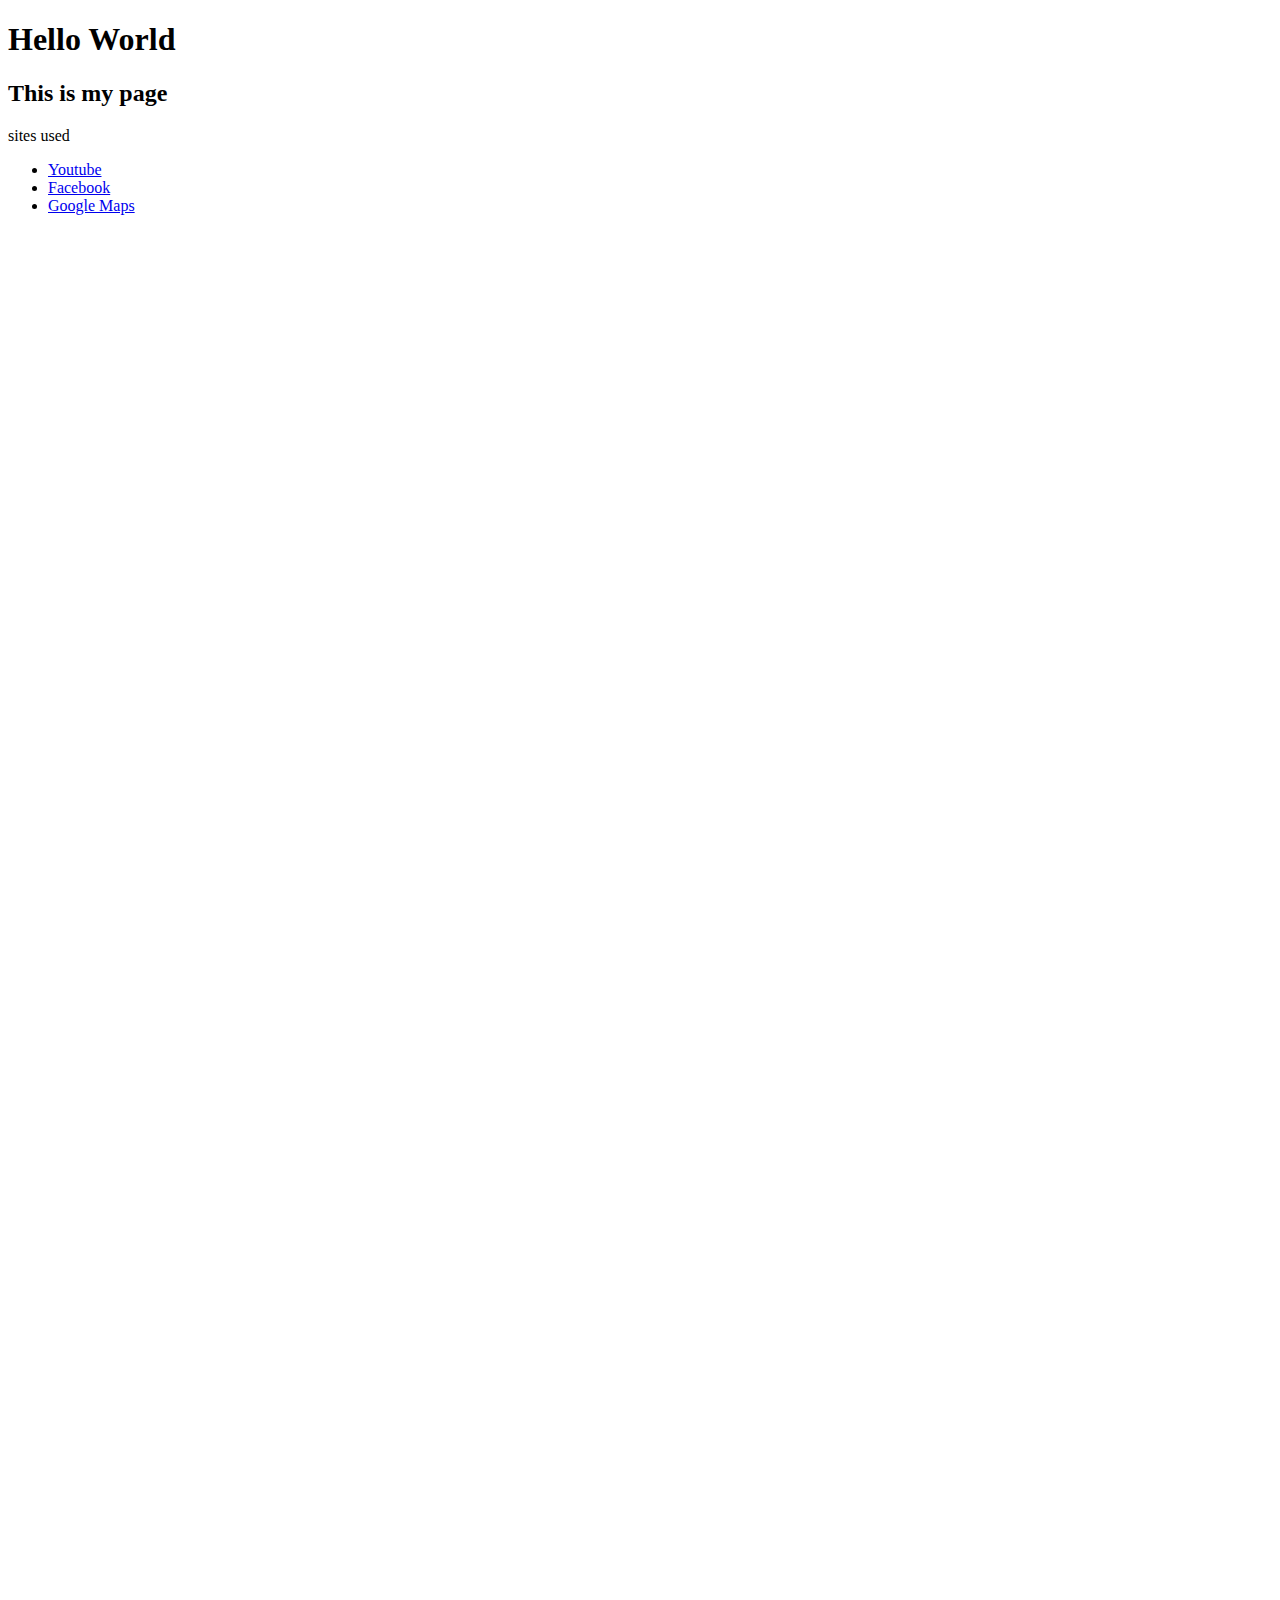
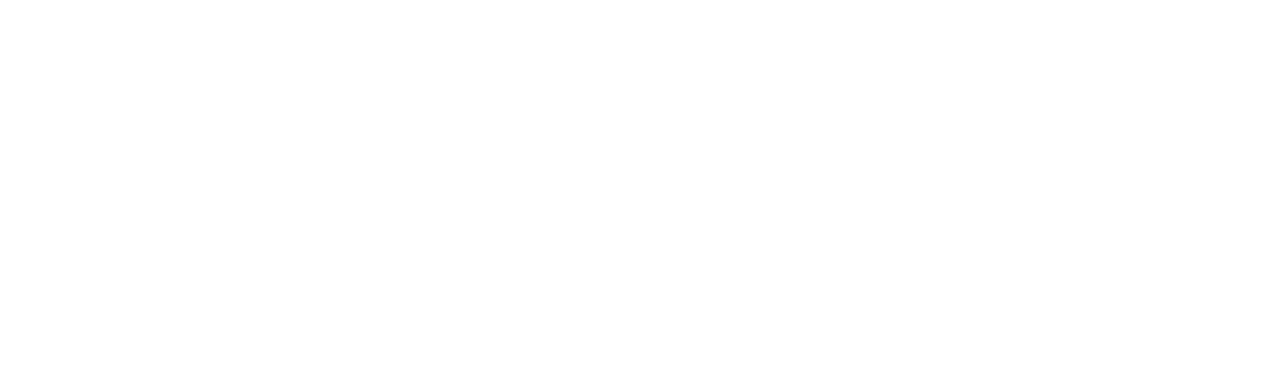
<file: embeddingOriginalWork.html>
<!DOCTYPE html>
<html>
    <head>
        <title>Hello World</title>
    </head>
    <body>
        <h1>Hello World</h1>
        <h2>This is my page</h2>

        <p>sites used</p>

        <ul>
            <li>
                <a href = "http://youtube.com">Youtube</a>
            </li>

            <li>
                <a href = "http://facebook.com">Facebook</a>
            </li>

            <li>
                <a href = "http://maps.google.com">Google Maps</a>
            </li>
        </ul>
        

        <iframe frameborder="0" scrolling="no" marginheight="0" marginwidth="0"width="720" height="720" type="text/html" src="https://www.youtube.com/embed/wZZ7oFKsKzY?autoplay=1&fs=0&iv_load_policy=3&showinfo=0&rel=0&cc_load_policy=0&start=180&end=190&vq=small&origin=https://youtubeembedcode.com"><div><small><a href="https://youtubeembedcode.com/en">youtubeembedcode.com/en/</a></small></div><div><small><a href="http://add-link-exchange.com">w://add-link-exchange.com</a></small></div></iframe>

        <iframe src="https://www.facebook.com/plugins/post.php?href=https%3A%2F%2Fwww.facebook.com%2Fhuqi.liu.1%2Fposts%2F941888102656461&width=640&show_text=true&height=500&appId" width="640" height="500" style="border:none;overflow:hidden" scrolling="no" frameborder="0" allowTransparency="true" allow="encrypted-media"></iframe>

        <div style="width: 100%"><iframe width="100%" height="480" src="https://maps.google.com/maps?width=100%&amp;height=720&amp;hl=en&amp;q=University%20of%20Washington+(MAP%20FOR%20INFO%20101)&amp;ie=UTF8&amp;t=p&amp;z=14&amp;iwloc=B&amp;output=embed" frameborder="0" scrolling="no" marginheight="0" marginwidth="0"><a href="https://www.maps.ie/coordinates.html">find my coordinates</a></iframe></div><br />
    
    </body>
</html>
</file>
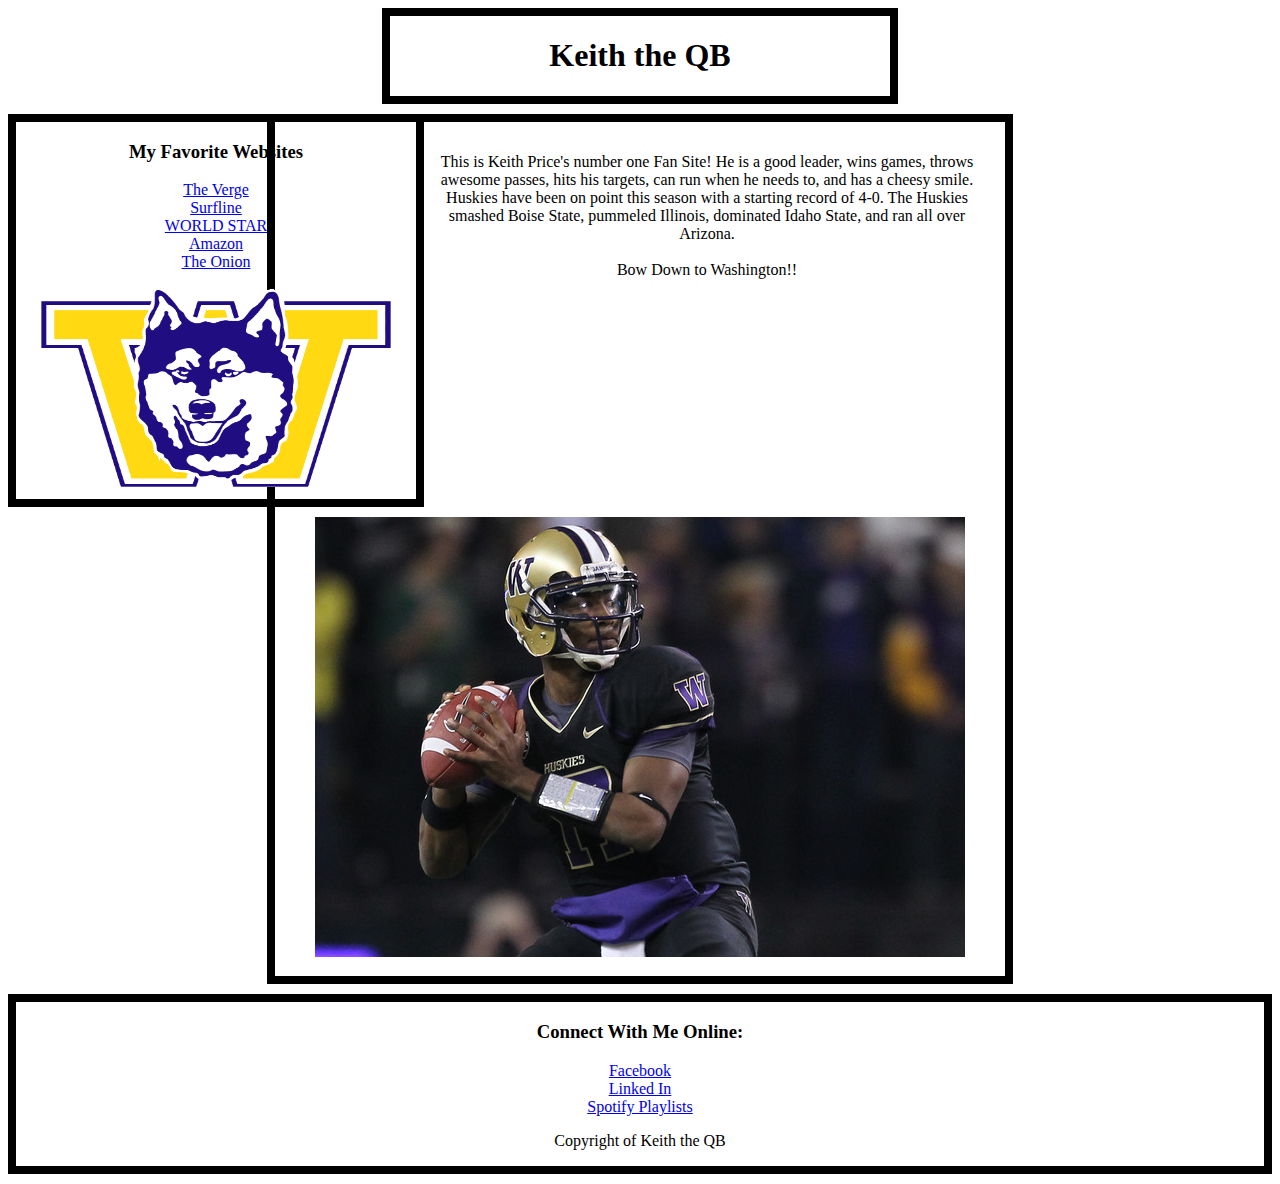
<file: introToCss.html>
<!DOCTYPE html>
	<head> 
		<title> Keith the QB  </title>
		<link rel="stylesheet" type="text/css" href="test.css" />
		<link href='http://fonts.googleapis.com/css?family=Passion+One' rel='stylesheet' type='text/css'>
	</head>

	<body>
		<div id = "Header">
			<h1> Keith the QB </h1>
		</div>
		
		<div id = "LeftNav">
			<h3> My Favorite Websites </h3>
			<ul>
				<li><a href="https://www.theverge.com">The Verge</a></li>
				<li><a href="https://www.surfline.com">Surfline</a></li>
				<li><a href="https://www.worldstarhiphop">WORLD STAR</a></li>
				<li><a href="https://www.amazon.com">Amazon</a></li>
				<li><a href="https://www.theonion.com">The Onion</a></li>
			</ul>
			<img src="icon.gif" width="350px" height="200px">
		</div>
		
		<div id = "Content">
			<p> This is Keith Price's number one Fan Site! He is a good leader, wins games, throws awesome passes, hits his targets, can run when he needs to, and has a cheesy smile. Huskies have been on point this season with a starting record of 4-0. The Huskies smashed Boise State, pummeled Illinois, dominated Idaho State, and ran all over Arizona. <br /><br /> <span id="bow">Bow Down to Washington!!</span></p>
			<img src="price.jpg">
		</div>
		
		<div id = "Footer">
			<h3>Connect With Me Online:</h3>
			<ul>
				<li><a href="https://www.Facebook.com">Facebook</a></li>
				<li><a href="https://www.Linkedin.com">Linked In</a></li>
				<li><a href="https://www.Spotify.com">Spotify Playlists</a></li>
			</ul>
			<p>Copyright of Keith the QB</p>
		</div>

	</body>

</html>
</file>
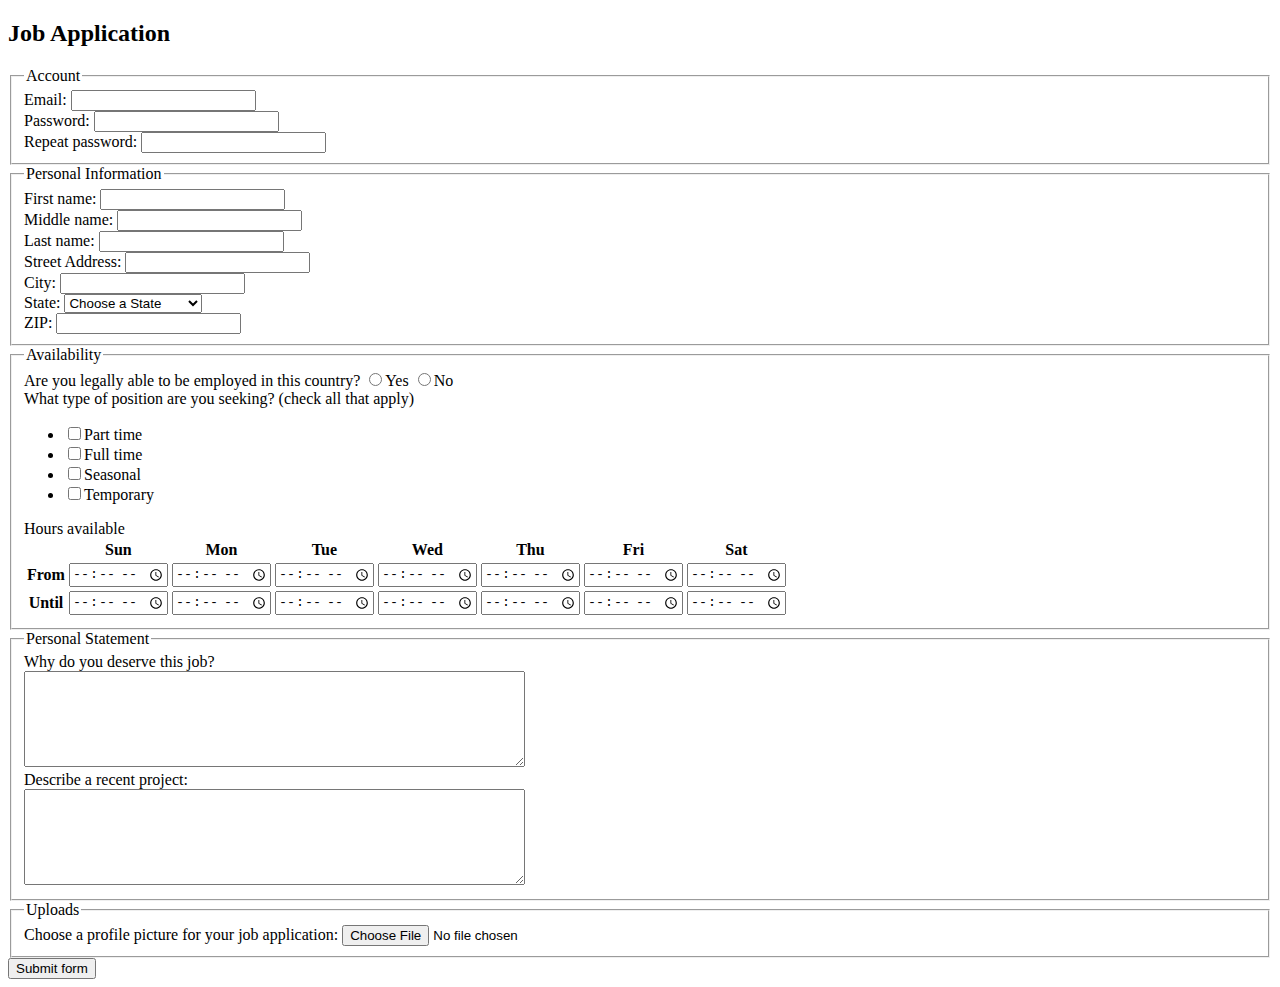
<file: jobApplicationForm.html>
<!DOCTYPE html>
<html><head>
	<meta charset="utf-8">
	<title>Job Application</title>
</head>
<body>

<h2>Job Application</h2>

<form action="http://gclass.alexburner.com/formtest.php" method="post">

	<fieldset>
		<legend>Account</legend>
		<div class="field">
			<label>Email:</label> 
			<input name="email" type="text">
		</div>
		<div class="field">
			<label>Password:</label> 
			<input name="password" type="password">
		</div>
		<div class="field">
			<label>Repeat password:</label> 
			<input name="password_r" type="password">
		</div>
	</fieldset>

	<fieldset>
		<legend>Personal Information</legend>
		<div class="field">
            First name: <input type="text" name="firstname"><br>
            Middle name: <input type="test" name="middlename"><br>
            Last name: <input type="text" name="lastname"><br>

         
		</div>
		<div class="field">
			<label>Street Address:</label> 
			<input name="street" type="text">
		</div>
		<div class="field">
			<label>City:</label> 
			<input name="city" type="text">
		</div>
		<div class="field">
			<label>State:</label> 
			<select name="state">
				<option selected="true" value="">Choose a State</option>
				<option value="AL">Alabama</option>
				<option value="AK">Alaska</option>
				<option value="AZ">Arizona</option>
				<option value="AR">Arkansas</option>
				<option value="CA">California</option>
				<option value="CO">Colorado</option>
				<option value="CT">Connecticut</option>
				<option value="DE">Delaware</option>
				<option value="DC">District of Columbia</option>
				<option value="FL">Florida</option>
				<option value="GA">Georgia</option>
				<option value="HI">Hawaii</option>
				<option value="ID">Idaho</option>
				<option value="IL">Illinois</option>
				<option value="IN">Indiana</option>
				<option value="IA">Iowa</option>
				<option value="KS">Kansas</option>
				<option value="KY">Kentucky</option>
				<option value="LA">Louisiana</option>
				<option value="ME">Maine</option>
				<option value="MD">Maryland</option>
				<option value="MA">Massachusetts</option>
				<option value="MI">Michigan</option>
				<option value="MN">Minnesota</option>
				<option value="MS">Mississippi</option>
				<option value="MO">Missouri</option>
				<option value="MT">Montana</option>
				<option value="NE">Nebraska</option>
				<option value="NV">Nevada</option>
				<option value="NH">New Hampshire</option>
				<option value="NJ">New Jersey</option>
				<option value="NM">New Mexico</option>
				<option value="NY">New York</option>
				<option value="NC">North Carolina</option>
				<option value="ND">North Dakota</option>
				<option value="OH">Ohio</option>
				<option value="OK">Oklahoma</option>
				<option value="OR">Oregon</option>
				<option value="PA">Pennsylvania</option>
				<option value="RI">Rhode Island</option>
				<option value="SC">South Carolina</option>
				<option value="SD">South Dakota</option>
				<option value="TN">Tennessee</option>
				<option value="TX">Texas</option>
				<option value="UT">Utah</option>
				<option value="VT">Vermont</option>
				<option value="VA">Virginia</option>
				<option value="WA">Washington</option>
				<option value="WV">West Virginia</option>
				<option value="WI">Wisconsin</option>
				<option value="WY">Wyoming</option>
			</select>
		</div>
		<div class="field">
			<label>ZIP:</label> 
			<input name="zip" type="text">
		</div>
	</fieldset>

	<fieldset>
		<legend>Availability</legend>
		<div class="field">
			<label>Are you legally able to be employed in this country?</label> 
			<input name="legal" type="radio" value="yes">Yes
			<input name="legal" type="radio" value="no">No
		</div>
		<div class="field">
			<label>What type of position are you seeking? (check all that apply)</label>
			<ul>
				<li><input name="position_pt" type="checkbox" value="parttime">Part time</li>
				<li><input name="position_ft" type="checkbox" value="fulltime">Full time</li>
				<li><input name="position_sl" type="checkbox" value="seasonal">Seasonal</li>
				<li><input name="position_tp" type="checkbox" value="temporary">Temporary</li>
			</ul>
		</div>
		<div class="field">
			<label>Hours available</label>
			<table>
				<tbody><tr>
					<td></td>
					<th>Sun</th>
					<th>Mon</th>
					<th>Tue</th>
					<th>Wed</th>
					<th>Thu</th>
					<th>Fri</th>
					<th>Sat</th>
				</tr>
				<tr>
					<th>From</th>
					<td><input name="su_from" type="time" size="5"></td>
					<td><input name="mo_from" type="time" size="5"></td>
					<td><input name="tu_from" type="time" size="5"></td>
					<td><input name="we_from" type="time" size="5"></td>
					<td><input name="th_from" type="time" size="5"></td>
					<td><input name="fr_from" type="time" size="5"></td>
					<td><input name="sa_from" type="time" size="5"></td>
				</tr>
				<tr>
					<th>Until</th>
					<td><input name="su_until" type="time" size="5"></td>
					<td><input name="mo_until" type="time" size="5"></td>
					<td><input name="tu_until" type="time" size="5"></td>
					<td><input name="we_until" type="time" size="5"></td>
					<td><input name="th_until" type="time" size="5"></td>
					<td><input name="fr_until" type="time" size="5"></td>
					<td><input name="sa_until" type="time" size="5"></td>
				</tr>
			</tbody></table>
		</div>
	</fieldset>

	<fieldset>
		<legend>Personal Statement</legend>
		<div class="field">
			<label>Why do you deserve this job?</label><br>
			<textarea name="deserve" rows="6" cols="60"></textarea>
		</div>
		<div class="field">
			<label>Describe a recent project:</label><br>
			<textarea name="project" rows="6" cols="60"></textarea>
		</div>
	</fieldset>

    <fieldset>
		<legend>Uploads</legend>
        
        <label for="avatar">Choose a profile picture for your job application:</label>

        <input type="file"
        id="avatar" name="avatar"
        accept="image/png, image/jpeg">

	</fieldset>

    <input type="submit" value="Submit form">

</form>

</body></html>
</file>
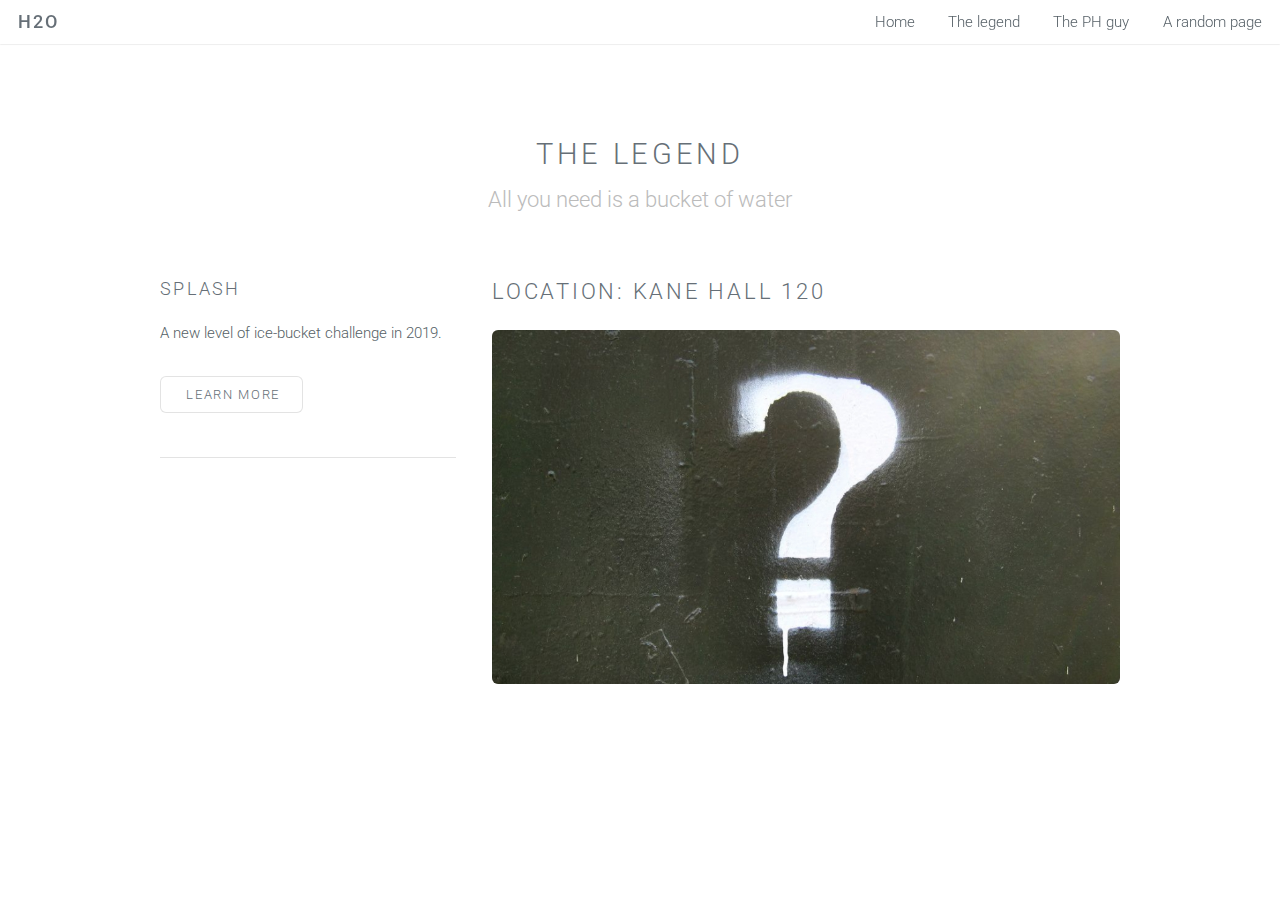
<file: left-sidebar.html>
<!DOCTYPE HTML>
<!--
	Ion by TEMPLATED
	templated.co @templatedco
	Released for free under the Creative Commons Attribution 3.0 license (templated.co/license)
-->
<html>
	<head>
		<title>THE H2O Boy</title>
		<meta http-equiv="content-type" content="text/html; charset=utf-8" />
		<meta name="description" content="" />
		<meta name="keywords" content="" />
		<!--[if lte IE 8]><script src="js/html5shiv.js"></script><![endif]-->
		<script src="js/jquery.min.js"></script>
		<script src="js/skel.min.js"></script>
		<script src="js/skel-layers.min.js"></script>
		<script src="js/init.js"></script>
		<noscript>
			<link rel="stylesheet" href="css/skel.css" />
			<link rel="stylesheet" href="css/style.css" />
			<link rel="stylesheet" href="css/style-xlarge.css" />
		</noscript>
	</head>
	<body id="top">

		<!-- Header -->
			<header id="header" class="skel-layers-fixed">
				<h1><a href="#">H2O</a></h1>
				<nav id="nav">
					<ul>
						<li><a href="index.html">Home</a></li>
						<li><a href="left-sidebar.html">The legend</a></li>
						<li><a href="right-sidebar.html">The PH guy</a></li>
						<li><a href="no-sidebar.html">A random page</a></li>
					</ul>
				</nav>
			</header>

		<!-- Main -->
			<section id="main" class="wrapper style1">
				<header class="major">
					<h2>The legend</h2>
					<p>All you need is a bucket of water</p>
				</header>
				<div class="container">
					<div class="row">
						<div class="4u">
							<section>
								<h3>Splash</h3>
								<p>A new level of ice-bucket challenge in 2019.</p>
								<ul class="actions">
									<li><a href="#" class="button alt">Learn More</a></li>
								</ul>
							</section>
							<hr />
						</div>
						<div class="8u skel-cell-important">
							<section>
								<h2>Location: Kane hall 120</h2>
								<a href="#" class="image fit"><img src="images/pic03.jpg" alt="" /></a>
							</section>
						</div>
					</div>
					

	</body>
</html>
</file>
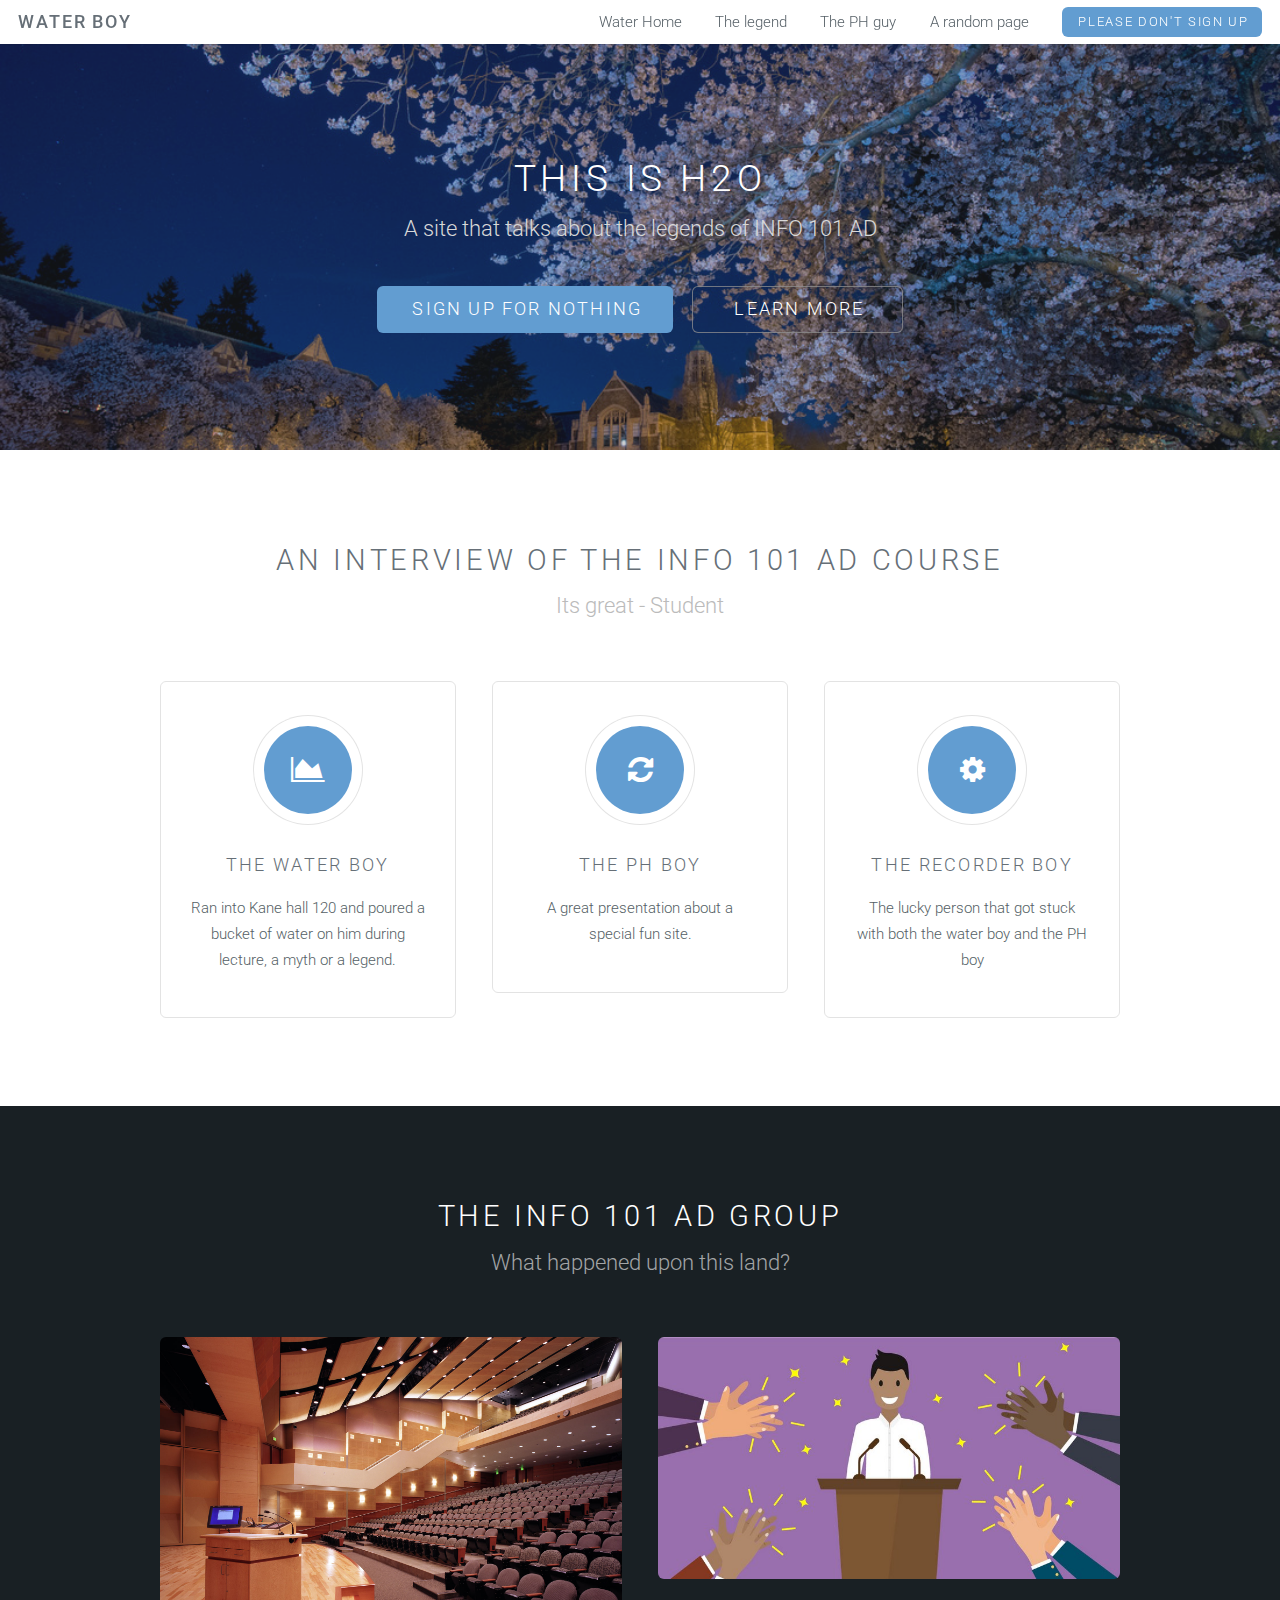
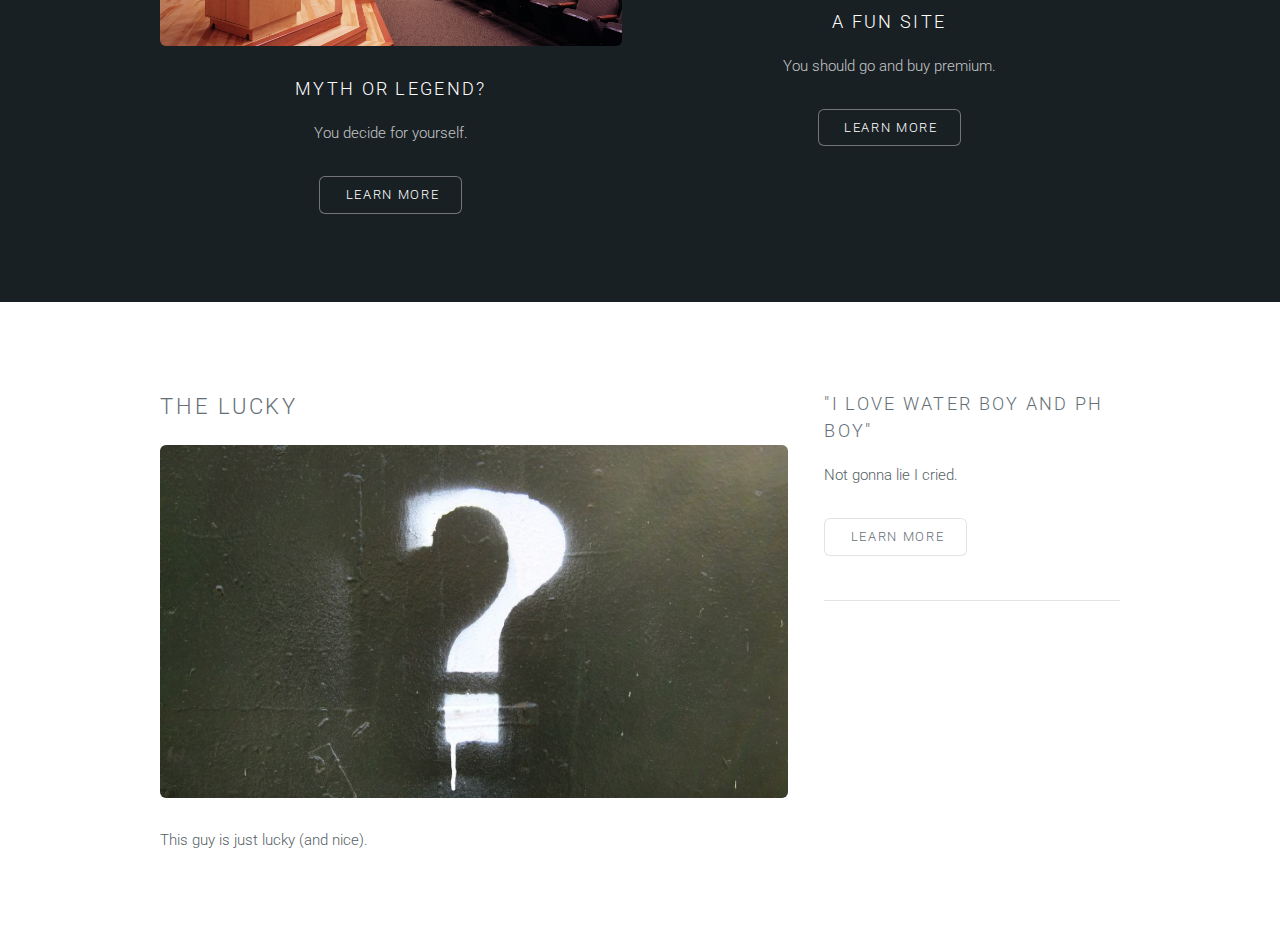
<file: myFunSite.html>
<!DOCTYPE HTML>
<!--
	Ion by TEMPLATED
	templated.co @templatedco
	Released for free under the Creative Commons Attribution 3.0 license (templated.co/license)
-->
<html>
	<head>
		<title>WATER BOY'S GREAT SITE</title>
		<meta http-equiv="content-type" content="text/html; charset=utf-8" />
		<meta name="description" content="" />
		<meta name="keywords" content="" />
		<!--[if lte IE 8]><script src="js/html5shiv.js"></script><![endif]-->
		<script src="js/jquery.min.js"></script>
		<script src="js/skel.min.js"></script>
		<script src="js/skel-layers.min.js"></script>
		<script src="js/init.js"></script>
		<noscript>
			<link rel="stylesheet" href="css/skel.css" />
			<link rel="stylesheet" href="css/style.css" />
			<link rel="stylesheet" href="css/style-xlarge.css" />
		</noscript>
	</head>
	<body id="top">

		<!-- Header -->
			<header id="header" class="skel-layers-fixed">
				<h1><a href="#">WATER BOY</a></h1>
				<nav id="nav">
					<ul>
						<li><a href="index.html">Water Home</a></li>
						<li><a href="left-sidebar.html">The legend</a></li>
						<li><a href="right-sidebar.html">The PH guy</a></li>
						<li><a href="no-sidebar.html">A random page</a></li>
						<li><a href="#" class="button special">Please don't sign up</a></li>
					</ul>
				</nav>
			</header>

		<!-- Banner -->
			<section id="banner">
				<div class="inner">
					<h2>This is H2O</h2>
					<p>A site that talks about the legends of INFO 101 AD</a></p>
					<ul class="actions">
						<li><a href="#content" class="button big special">Sign Up for nothing</a></li>
						<li><a href="#elements" class="button big alt">Learn More</a></li>
					</ul>
				</div>
			</section>

		<!-- One -->
			<section id="one" class="wrapper style1">
				<header class="major">
					<h2>An interview of the INFO 101 AD course</h2>
					<p>Its great - Student</p>
				</header>
				<div class="container">
					<div class="row">
						<div class="4u">
							<section class="special box">
								<i class="icon fa-area-chart major"></i>
								<h3>The water boy</h3>
								<p>Ran into Kane hall 120 and poured a bucket of water on him during lecture, a myth or a legend.</p>
							</section>
						</div>
						<div class="4u">
							<section class="special box">
								<i class="icon fa-refresh major"></i>
								<h3>The PH boy</h3>
								<p>A great presentation about a special fun site.</p>
							</section>
						</div>
						<div class="4u">
							<section class="special box">
								<i class="icon fa-cog major"></i>
								<h3>The recorder boy</h3>
								<p>The lucky person that got stuck with both the water boy and the PH boy</p>
							</section>
						</div>
					</div>
				</div>
			</section>
			
		<!-- Two -->
			<section id="two" class="wrapper style2">
				<header class="major">
					<h2>THE INFO 101 AD GROUP</h2>
					<p>What happened upon this land?</p>
				</header>
				<div class="container">
					<div class="row">
						<div class="6u">
							<section class="special">
								<a href="#" class="image fit"><img src="images/pic01.jpg" alt="" /></a>
								<h3>Myth or legend?</h3>
								<p>You decide for yourself.</p>
								<ul class="actions">
									<li><a href="#" class="button alt">Learn More</a></li>
								</ul>
							</section>
						</div>
						<div class="6u">
							<section class="special">
								<a href="#" class="image fit"><img src="images/pic02.jpg" alt="" /></a>
								<h3>A fun site</h3>
								<p>You should go and buy premium.</p>
								<ul class="actions">
									<li><a href="#" class="button alt">Learn More</a></li>
								</ul>
							</section>
						</div>
					</div>
				</div>
			</section>

		<!-- Three -->
			<section id="three" class="wrapper style1">
				<div class="container">
					<div class="row">
						<div class="8u">
							<section>
								<h2>The lucky</h2>
								<a href="#" class="image fit"><img src="images/pic03.jpg" alt="" /></a>
								<p>This guy is just lucky (and nice).</p>
							</section>
						</div>
						<div class="4u">
							<section>
								<h3>"I LOVE WATER BOY AND PH BOY"</h3>
								<p>Not gonna lie I cried.</p>
								<ul class="actions">
									<li><a href="#" class="button alt">Learn More</a></li>
								</ul>
							</section>
							<hr />
						</div>
					</div>
				</div>
			</section>			
	</body>
</html>
</file>
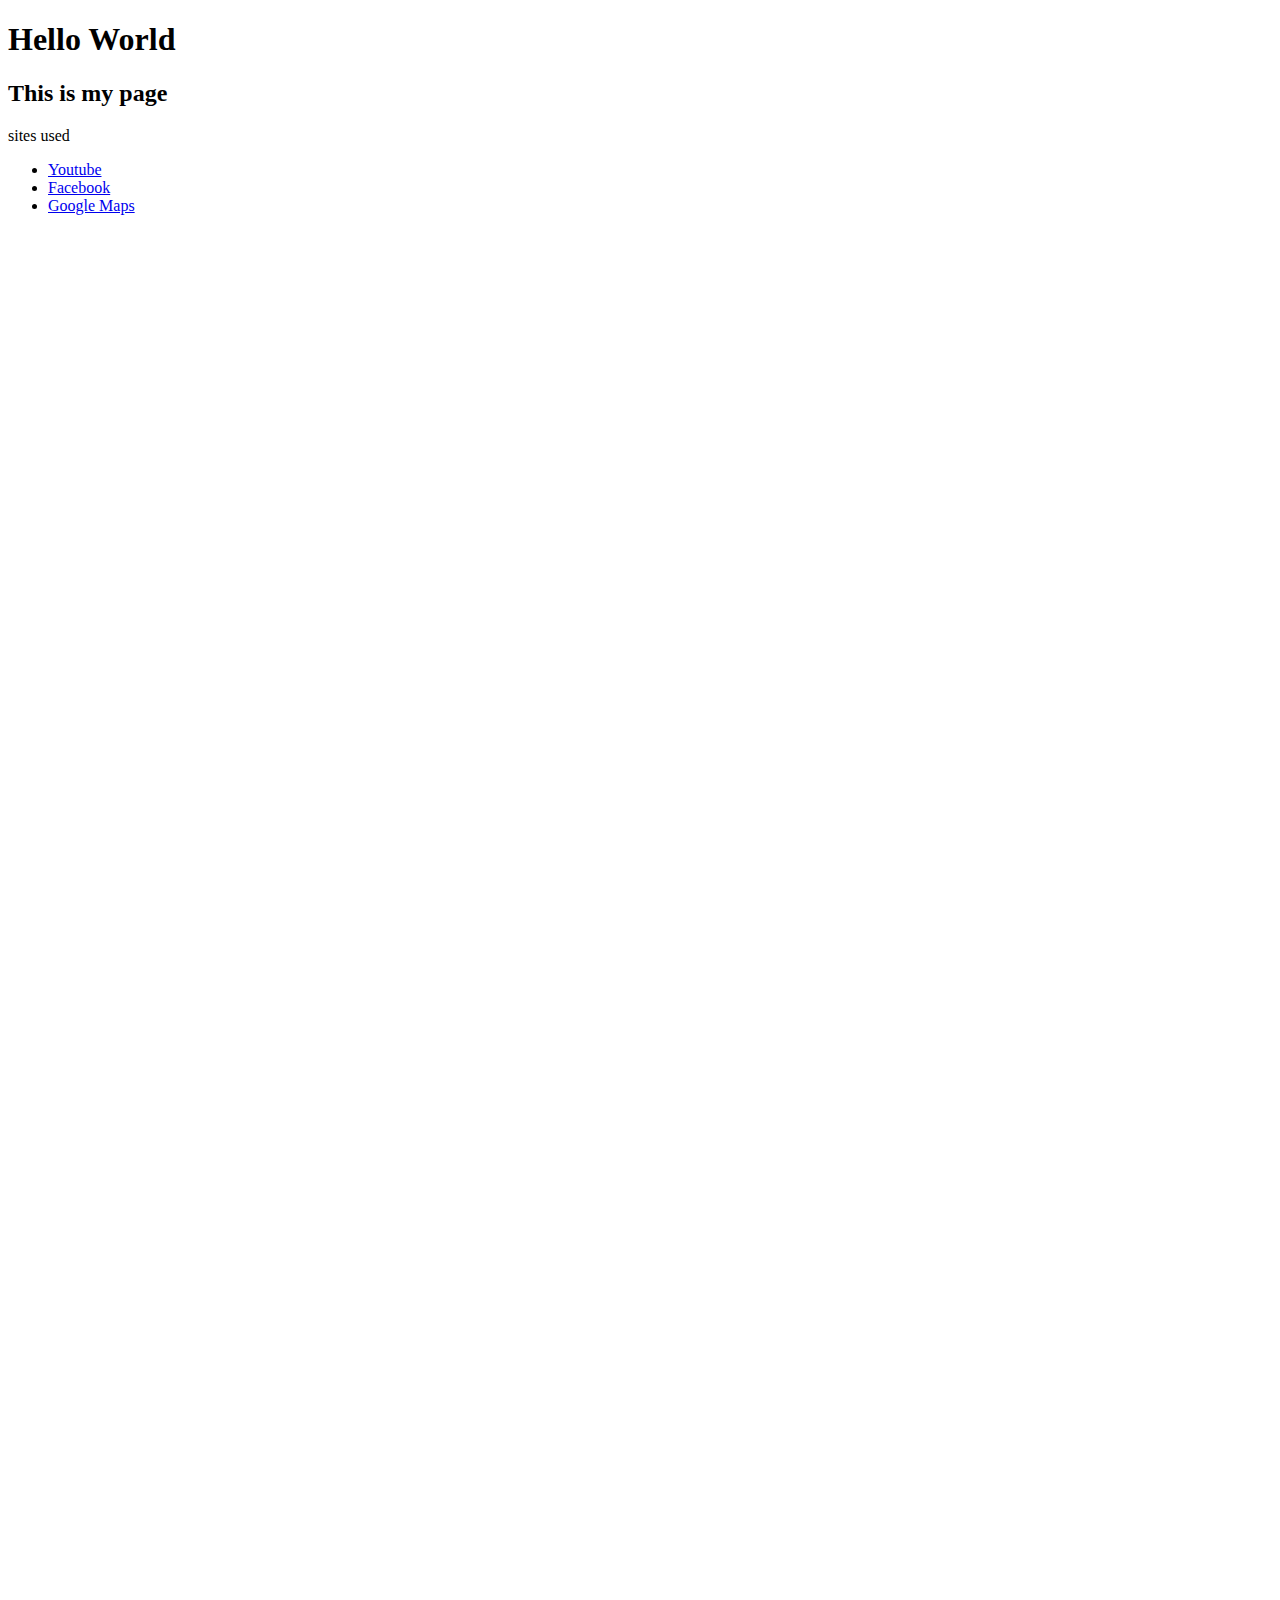
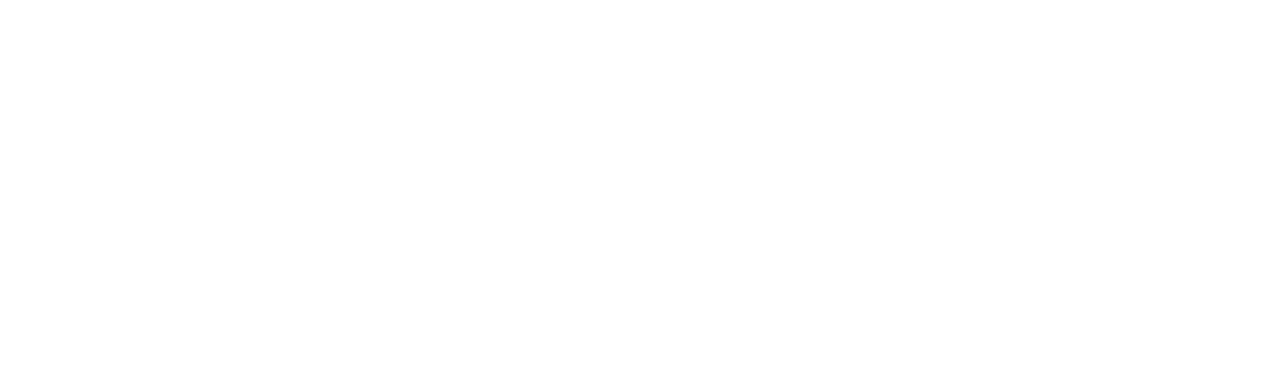
<file: no-sidebar.html>
<!DOCTYPE html>
<html>
    <head>
        <title>Hello World</title>
    </head>
    <body>
        <h1>Hello World</h1>
        <h2>This is my page</h2>

        <p>sites used</p>

        <ul>
            <li>
                <a href = "http://youtube.com">Youtube</a>
            </li>

            <li>
                <a href = "http://facebook.com">Facebook</a>
            </li>

            <li>
                <a href = "http://maps.google.com">Google Maps</a>
            </li>
        </ul>
        

        <iframe frameborder="0" scrolling="no" marginheight="0" marginwidth="0"width="720" height="720" type="text/html" src="https://www.youtube.com/embed/wZZ7oFKsKzY?autoplay=1&fs=0&iv_load_policy=3&showinfo=0&rel=0&cc_load_policy=0&start=180&end=190&vq=small&origin=https://youtubeembedcode.com"><div><small><a href="https://youtubeembedcode.com/en">youtubeembedcode.com/en/</a></small></div><div><small><a href="http://add-link-exchange.com">w://add-link-exchange.com</a></small></div></iframe>

        <iframe src="https://www.facebook.com/plugins/post.php?href=https%3A%2F%2Fwww.facebook.com%2Fhuqi.liu.1%2Fposts%2F941888102656461&width=640&show_text=true&height=500&appId" width="640" height="500" style="border:none;overflow:hidden" scrolling="no" frameborder="0" allowTransparency="true" allow="encrypted-media"></iframe>

        <div style="width: 100%"><iframe width="100%" height="480" src="https://maps.google.com/maps?width=100%&amp;height=720&amp;hl=en&amp;q=University%20of%20Washington+(MAP%20FOR%20INFO%20101)&amp;ie=UTF8&amp;t=p&amp;z=14&amp;iwloc=B&amp;output=embed" frameborder="0" scrolling="no" marginheight="0" marginwidth="0"><a href="https://www.maps.ie/coordinates.html">find my coordinates</a></iframe></div><br />
    
    </body>
</html>
</file>
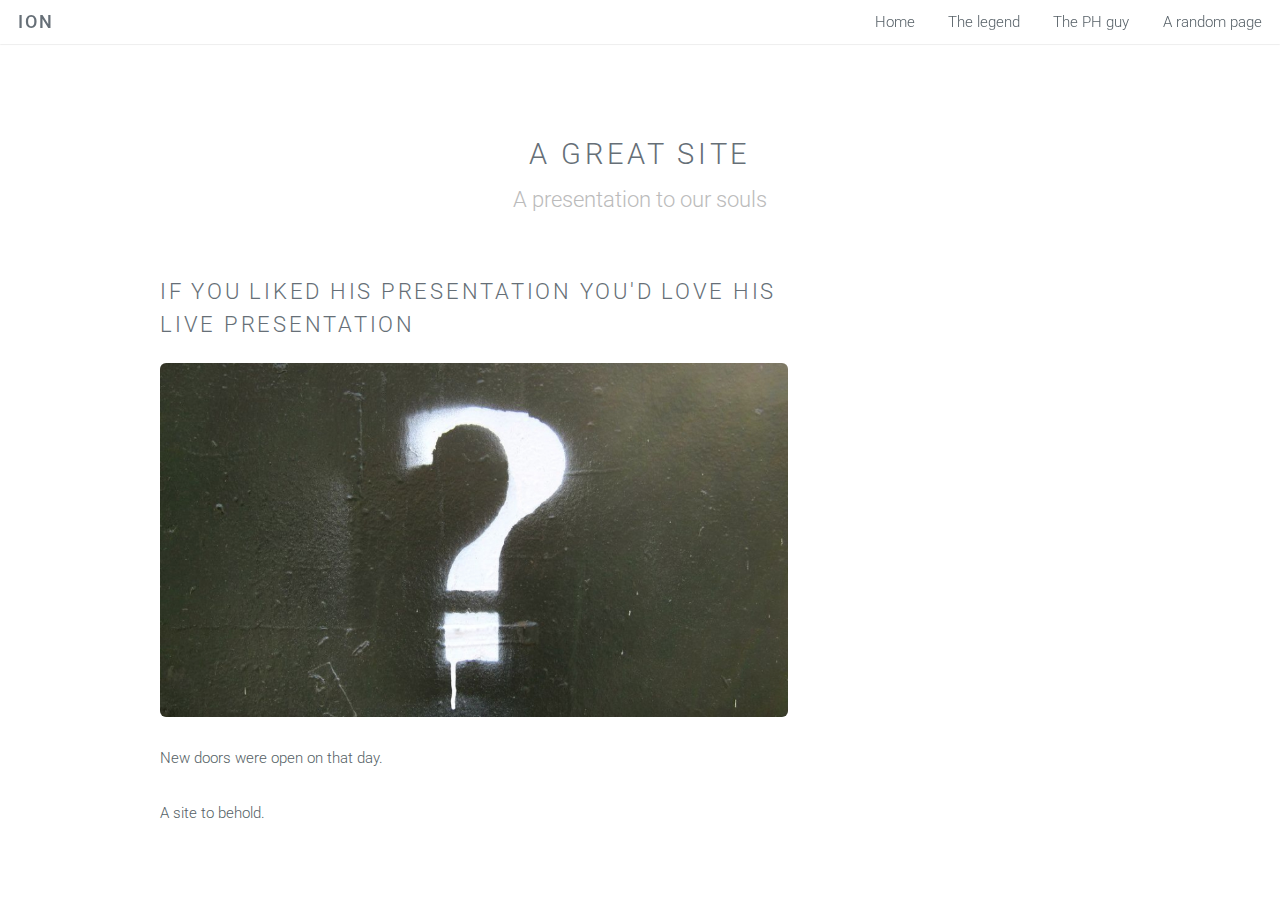
<file: right-sidebar.html>
<!DOCTYPE HTML>
<!--
	Ion by TEMPLATED
	templated.co @templatedco
	Released for free under the Creative Commons Attribution 3.0 license (templated.co/license)
-->
<html>
	<head>
		<title>THE PH BOY</title>
		<meta http-equiv="content-type" content="text/html; charset=utf-8" />
		<meta name="description" content="" />
		<meta name="keywords" content="" />
		<!--[if lte IE 8]><script src="js/html5shiv.js"></script><![endif]-->
		<script src="js/jquery.min.js"></script>
		<script src="js/skel.min.js"></script>
		<script src="js/skel-layers.min.js"></script>
		<script src="js/init.js"></script>
		<noscript>
			<link rel="stylesheet" href="css/skel.css" />
			<link rel="stylesheet" href="css/style.css" />
			<link rel="stylesheet" href="css/style-xlarge.css" />
		</noscript>
	</head>
	<body id="top">

		<!-- Header -->
			<header id="header" class="skel-layers-fixed">
				<h1><a href="#">Ion</a></h1>
				<nav id="nav">
					<ul>
						<li><a href="index.html">Home</a></li>
						<li><a href="left-sidebar.html">The legend</a></li>
						<li><a href="right-sidebar.html">The PH guy</a></li>
						<li><a href="no-sidebar.html">A random page</a></li>
					</ul>
				</nav>
			</header>

		<!-- Main -->
			<section id="main" class="wrapper style1">
				<header class="major">
					<h2>A great site</h2>
					<p>A presentation to our souls</p>
				</header>
				<div class="container">
					<div class="row">
						<div class="8u">
							<section>
								<h2>If you liked his presentation you'd love his live presentation</h2>
								<a href="#" class="image fit"><img src="images/pic03.jpg" alt="" /></a>
								<p>New doors were open on that day.</p>
								<p>A site to behold.</p>
							</section>
						</div>

	</body>
</html>
</file>
<file: test.css>
#Header{
    text-align: center;
    width: 500px;
    margin-left: auto;
    margin-right: auto;
    margin-bottom: 10px;
    border: solid 8px black;
}

#LeftNav{
    text-align: center;
    float: left;
    width: 400px;
    margin-left: auto;
    margin-right: auto;
    margin-bottom: 10px;
    border: solid 8px black;
    padding-bottom: 8px;
}

#Content{
    text-align: center;
    width: 700px;
    margin-left: auto;
    margin-right: auto;
    margin-bottom: 10px;
    border: solid 8px black;

    padding: 15px;
}

#Footer{
    text-align: center;
    width: auto;
    margin-left: auto;
    margin-right: auto;
    margin-bottom: 10px;
    border: solid 8px black;
}

ul{
    list-style-type: none;
    padding-left: 0px;
}
</file>
<file: css/style-xlarge.css>
/*
	Ion by TEMPLATED
	templated.co @templatedco
	Released for free under the Creative Commons Attribution 3.0 license (templated.co/license)
*/

/* Basic */

	body, input, select, textarea {
		font-size: 12pt;
	}

/* Banner */

	#banner {
		padding: 9em 0;
	}
</file>
<file: css/skel.css>
/* Resets (http://meyerweb.com/eric/tools/css/reset/ | v2.0 | 20110126 | License: none (public domain)) */

	html,body,div,span,applet,object,iframe,h1,h2,h3,h4,h5,h6,p,blockquote,pre,a,abbr,acronym,address,big,cite,code,del,dfn,em,img,ins,kbd,q,s,samp,small,strike,strong,sub,sup,tt,var,b,u,i,center,dl,dt,dd,ol,ul,li,fieldset,form,label,legend,table,caption,tbody,tfoot,thead,tr,th,td,article,aside,canvas,details,embed,figure,figcaption,footer,header,hgroup,menu,nav,output,ruby,section,summary,time,mark,audio,video{margin:0;padding:0;border:0;font-size:100%;font:inherit;vertical-align:baseline;}article,aside,details,figcaption,figure,footer,header,hgroup,menu,nav,section{display:block;}body{line-height:1;}ol,ul{list-style:none;}blockquote,q{quotes:none;}blockquote:before,blockquote:after,q:before,q:after{content:'';content:none;}table{border-collapse:collapse;border-spacing:0;}body{-webkit-text-size-adjust:none}

/* Box Model */

	*, *:before, *:after {
		-moz-box-sizing: border-box;
		-webkit-box-sizing: border-box;
		box-sizing: border-box;
	}

/* Container */

	body {
		/* min-width: (containers) */
		min-width: 1200px;
	}

	.container {
		margin-left: auto;
		margin-right: auto;
		
		/* width: (containers) */
		width: 1200px;
	}

	/* Modifiers */
	
		.container.small {
			/* width: (containers) * 0.75; */
			width: 900px;
		}

		.container.big {
			width: 100%;

			/* max-width: (containers) * 1.25; */
			max-width: 1500px;

			/* min-width: (containers); */
			min-width: 1200px;
		}

/* Grid */

	.\31 2u { width: 100% }
	.\31 1u { width: 91.6666666667% }
	.\31 0u { width: 83.3333333333% }
	.\39 u { width: 75% }
	.\38 u { width: 66.6666666667% }
	.\37 u { width: 58.3333333333% }
	.\36 u { width: 50% }
	.\35 u { width: 41.6666666667% }
	.\34 u { width: 33.3333333333% }
	.\33 u { width: 25% }
	.\32 u { width: 16.6666666667% }
	.\31 u { width: 8.3333333333% }
	.\-11u { margin-left: 91.6666666667% }
	.\-10u { margin-left: 83.3333333333% }
	.\-9u { margin-left: 75% }
	.\-8u { margin-left: 66.6666666667% }
	.\-7u { margin-left: 58.3333333333% }
	.\-6u { margin-left: 50% }
	.\-5u { margin-left: 41.6666666667% }
	.\-4u { margin-left: 33.3333333333% }
	.\-3u { margin-left: 25% }
	.\-2u { margin-left: 16.6666666667% }
	.\-1u { margin-left: 8.3333333333% }

	/* Rows */

		.row > * {
			float: left;
		}

		.row:after {
			content: '';
			display: block;
			clear: both;
			height: 0;
		}

		.row:first-child > * {
			padding-top: 0 !important;
		}

		.row.uniform > * > :first-child {
			margin-top: 0;
		}

		.row.uniform > * > :last-child {
			margin-bottom: 0;
		}

		/* Normal */

			.row > * {
				/* padding-left: (gutters.vertical) */
				padding-left: 4em;
			}

			.row + .row > * {
				/* padding: (gutters.horizontal) 0 0 (gutters.vertical) */
				padding: 0 0 0 4em;
			}

			.row {
				/* margin-left: -(gutters.vertical) */
				margin-left: -4em;
			}

			.row + .row.uniform > * {
				/* padding: (gutters.vertical) 0 0 (gutters.vertical) */
				padding: 4em 0 0 4em;
			}

		/* Flush */

			.row.flush > * {
				padding-left: 0;
			}

			.row + .row.flush > * {
				padding: 0;
			}

			.row.flush {
				margin-left: 0;
			}

			.row + .row.uniform.flush > * {
				padding: 0;
			}

		/* Quarter */

			.row.quarter > * {
				/* padding-left: (gutters.vertical * 0.25) */
				padding-left: 1em;
			}

			.row + .row.quarter > * {
				/* padding: (gutters.horizontal * 0.25) 0 0 (gutters.vertical * 0.25) */
				padding: 0 0 0 1em;
			}

			.row.quarter {
				/* margin-left: -(gutters.vertical * 0.25) */
				margin-left: -1em;
			}

			.row + .row.uniform.quarter > * {
				/* padding: (gutters.vertical * 0.25) 0 0 (gutters.vertical * 0.25) */
				padding: 1em 0 0 1em;
			}

		/* Half */

			.row.half > * {
				/* padding-left: (gutters.vertical * 0.5) */
				padding-left: 2em;
			}

			.row + .row.half > * {
				/* padding: (gutters.horizontal * 0.5) 0 0 (gutters.vertical * 0.5) */
				padding: 0 0 0 2em;
			}

			.row.half {
				/* margin-left: -(gutters.vertical * 0.5) */
				margin-left: -2em;
			}

			.row + .row.uniform.half > * {
				/* padding: (gutters.vertical * 0.5) 0 0 (gutters.vertical * 0.5) */
				padding: 2em 0 0 2em;
			}

		/* One and (a) Half */

			.row.oneandhalf > * {
				/* padding-left: (gutters.vertical * 1.5) */
				padding-left: 6em;
			}

			.row + .row.oneandhalf > * {
				/* padding: (gutters.horizontal * 1.5) 0 0 (gutters.vertical * 1.5) */
				padding: 0 0 0 6em;
			}

			.row.oneandhalf {
				/* margin-left: -(gutters.vertical * 1.5) */
				margin-left: -6em;
			}

			.row + .row.uniform.oneandhalf > * {
				/* padding: (gutters.vertical * 1.5) 0 0 (gutters.vertical * 1.5) */
				padding: 6em 0 0 6em;
			}

		/* Double */

			.row.double > * {
				/* padding-left: (gutters.vertical * 2) */
				padding-left: 8em;
			}

			.row + .row.double > * {
				/* padding: (gutters.horizontal * 2) 0 0 (gutters.vertical * 2) */
				padding: 0 0 0 8em;
			}

			.row.double {
				/* margin-left: -(gutters.vertical * 2) */
				margin-left: -8em;
			}

			.row + .row.uniform.double > * {
				/* padding: (gutters.vertical * 2) 0 0 (gutters.vertical * 2) */
				padding: 8em 0 0 8em;
			}
</file>
<file: css/style.css>
@charset "UTF-8";
@import url(font-awesome.min.css);
@import url("http://fonts.googleapis.com/css?family=Roboto:500,300");

/*
	Ion by TEMPLATED
	templated.co @templatedco
	Released for free under the Creative Commons Attribution 3.0 license (templated.co/license)
*/

/* Basic */

	body {
		background: #fff;
	}

	body, input, select, textarea {
		color: #555f66;
		font-family: "Roboto", Helvetica, sans-serif;
		font-size: 14pt;
		font-weight: 300;
		line-height: 1.75em;
	}

	a {
		color: #629DD1;
		text-decoration: underline;
	}

		a:hover {
			text-decoration: none;
		}

	strong, b {
		color: #666f77;
		font-weight: 500;
	}

	em, i {
		font-style: italic;
	}

	p {
		margin: 0 0 2em 0;
	}

	h1, h2, h3, h4, h5, h6 {
		color: #666f77;
		font-weight: 300;
		line-height: 1em;
		margin: 0 0 1em 0;
		text-transform: uppercase;
		letter-spacing: 0.125em;
	}

		h1 a, h2 a, h3 a, h4 a, h5 a, h6 a {
			color: inherit;
			text-decoration: none;
		}

	h2 {
		font-size: 1.5em;
		line-height: 1.5em;
	}

	h3 {
		font-size: 1.25em;
		line-height: 1.5em;
	}

	h4 {
		font-size: 1em;
		line-height: 1.5em;
	}

	h5 {
		font-size: 0.9em;
		line-height: 1.5em;
	}

	h6 {
		font-size: 0.7em;
		line-height: 1.5em;
	}

	sub {
		font-size: 0.8em;
		position: relative;
		top: 0.5em;
	}

	sup {
		font-size: 0.8em;
		position: relative;
		top: -0.5em;
	}

	hr {
		border: 0;
		border-bottom: solid 1px rgba(144, 144, 144, 0.25);
		margin: 3em 0;
	}

		hr.major {
			margin: 2em 0 5em 0;
		}

	blockquote {
		border-left: solid 4px rgba(144, 144, 144, 0.25);
		font-style: italic;
		margin: 0 0 2em 0;
		padding: 0.5em 0 0.5em 2em;
	}

	code {
		background: rgba(144, 144, 144, 0.075);
		border-radius: 6px;
		border: solid 1px rgba(144, 144, 144, 0.25);
		font-family: "Courier New", monospace;
		font-size: 0.9em;
		margin: 0 0.25em;
		padding: 0.25em 0.65em;
	}

	pre {
		-webkit-overflow-scrolling: touch;
		font-family: "Courier New", monospace;
		font-size: 0.9em;
		margin: 0 0 2em 0;
		overflow-x: auto;
	}

		pre code {
			display: block;
			line-height: 1.75em;
			padding: 1em 1.5em;
		}

	.align-left {
		text-align: left;
	}

	.align-center {
		text-align: center;
	}

	.align-right {
		text-align: right;
	}

/* Section/Article */

	section.special, article.special {
		text-align: center;
	}

	header p {
		color: #bbb;
		position: relative;
		margin: 0 0 1.5em 0;
	}

	header h2 + p {
		font-size: 1.25em;
		margin-top: -1em;
		line-height: 1.5em;
	}

	header h3 + p {
		font-size: 1.1em;
		margin-top: -0.85em;
		line-height: 1.5em;
	}

	header h4 + p,
	header h5 + p,
	header h6 + p {
		font-size: 0.9em;
		margin-top: -0.75em;
		line-height: 1.5em;
	}

	header.major {
		text-align: center;
		margin: 0 0 4em 0;
	}

		header.major h2 {
			font-size: 2em;
		}

		header.major h2 + p {
			font-size: 1.5em;
			margin: -1em 0 2em 0;
		}

/* Form */

	form {
		margin: 0 0 2em 0;
	}

	label {
		color: #666f77;
		display: block;
		font-size: 0.9em;
		font-weight: 500;
		margin: 0 0 1em 0;
	}

	input[type="text"],
	input[type="password"],
	input[type="email"],
	select,
	textarea {
		-moz-appearance: none;
		-webkit-appearance: none;
		-o-appearance: none;
		-ms-appearance: none;
		appearance: none;
		background: rgba(144, 144, 144, 0.075);
		border-radius: 6px;
		border: none;
		border: solid 1px rgba(144, 144, 144, 0.25);
		color: inherit;
		display: block;
		outline: 0;
		padding: 0 1em;
		text-decoration: none;
		width: 100%;
	}

		input[type="text"]:invalid,
		input[type="password"]:invalid,
		input[type="email"]:invalid,
		select:invalid,
		textarea:invalid {
			box-shadow: none;
		}

		input[type="text"]:focus,
		input[type="password"]:focus,
		input[type="email"]:focus,
		select:focus,
		textarea:focus {
			border-color: #629DD1;
			box-shadow: 0 0 0 1px #629DD1;
		}

	.select-wrapper {
		text-decoration: none;
		display: block;
		position: relative;
	}

		.select-wrapper:before {
			content: "";
			-moz-osx-font-smoothing: grayscale;
			-webkit-font-smoothing: antialiased;
			font-family: FontAwesome;
			font-style: normal;
			font-weight: normal;
			text-transform: none !important;
		}

		.select-wrapper:before {
			color: rgba(144, 144, 144, 0.25);
			display: block;
			height: 2.75em;
			line-height: 2.75em;
			pointer-events: none;
			position: absolute;
			right: 0;
			text-align: center;
			top: 0;
			width: 2.75em;
		}

		.select-wrapper select::-ms-expand {
			display: none;
		}

	input[type="text"],
	input[type="password"],
	input[type="email"],
	select {
		height: 2.75em;
	}

	textarea {
		padding: 0.75em 1em;
	}

	input[type="checkbox"],
	input[type="radio"] {
		-moz-appearance: none;
		-webkit-appearance: none;
		-o-appearance: none;
		-ms-appearance: none;
		appearance: none;
		display: block;
		float: left;
		margin-right: -2em;
		opacity: 0;
		width: 1em;
		z-index: -1;
	}

		input[type="checkbox"] + label,
		input[type="radio"] + label {
			text-decoration: none;
			color: #555f66;
			cursor: pointer;
			display: inline-block;
			font-size: 1em;
			font-weight: 300;
			padding-left: 2.4em;
			padding-right: 0.75em;
			position: relative;
		}

			input[type="checkbox"] + label:before,
			input[type="radio"] + label:before {
				-moz-osx-font-smoothing: grayscale;
				-webkit-font-smoothing: antialiased;
				font-family: FontAwesome;
				font-style: normal;
				font-weight: normal;
				text-transform: none !important;
			}

			input[type="checkbox"] + label:before,
			input[type="radio"] + label:before {
				background: rgba(144, 144, 144, 0.075);
				border-radius: 6px;
				border: solid 1px rgba(144, 144, 144, 0.25);
				content: '';
				display: inline-block;
				height: 1.65em;
				left: 0;
				line-height: 1.58125em;
				position: absolute;
				text-align: center;
				top: 0;
				width: 1.65em;
			}

		input[type="checkbox"]:checked + label:before,
		input[type="radio"]:checked + label:before {
			background: #192024;
			border-color: #192024;
			color: #ffffff;
			content: '\f00c';
		}

		input[type="checkbox"]:focus + label:before,
		input[type="radio"]:focus + label:before {
			border-color: #629DD1;
			box-shadow: 0 0 0 1px #629DD1;
		}

	input[type="checkbox"] + label:before {
		border-radius: 6px;
	}

	input[type="radio"] + label:before {
		border-radius: 100%;
	}

	::-webkit-input-placeholder {
		color: #bbb !important;
		opacity: 1.0;
	}

	:-moz-placeholder {
		color: #bbb !important;
		opacity: 1.0;
	}

	::-moz-placeholder {
		color: #bbb !important;
		opacity: 1.0;
	}

	:-ms-input-placeholder {
		color: #bbb !important;
		opacity: 1.0;
	}

	.formerize-placeholder {
		color: #bbb !important;
		opacity: 1.0;
	}

/* Box */

	.box {
		border-radius: 6px;
		border: solid 1px rgba(144, 144, 144, 0.25);
		margin-bottom: 2em;
		padding: 3em 2em;
	}

		.box > :last-child,
		.box > :last-child > :last-child,
		.box > :last-child > :last-child > :last-child {
			margin-bottom: 0;
		}

		.box.alt {
			border: 0;
			border-radius: 0;
			padding: 0;
		}

/* Icon */

	.icon {
		text-decoration: none;
		border-bottom: none;
		position: relative;
	}

		.icon:before {
			-moz-osx-font-smoothing: grayscale;
			-webkit-font-smoothing: antialiased;
			font-family: FontAwesome;
			font-style: normal;
			font-weight: normal;
			text-transform: none !important;
		}

		.icon > .label {
			display: none;
		}

		.icon.major {
			display: inline-block;
			margin: 0 0 1.25em 0;
			color: #ffffff;
			background: #629DD1;
			width: 3em;
			height: 3em;
			font-size: 2em;
			text-align: center;
			line-height: 3em;
			border-radius: 100%;
			box-shadow: 0 0 0 10px #fff, 0 0 0 11px rgba(144, 144, 144, 0.25);
		}

/* Image */

	.image {
		border-radius: 6px;
		border: 0;
		display: inline-block;
		position: relative;
	}

		.image img {
			border-radius: 6px;
			display: block;
		}

		.image.left {
			float: left;
			padding: 0 1.5em 1em 0;
			top: 0.25em;
		}

		.image.right {
			float: right;
			padding: 0 0 1em 1.5em;
			top: 0.25em;
		}

		.image.fit {
			display: block;
			margin: 0 0 2em 0;
			width: 100%;
		}

			.image.fit img {
				display: block;
				width: 100%;
			}

/* List */

	ol {
		list-style: decimal;
		margin: 0 0 2em 0;
		padding-left: 1.25em;
	}

		ol li {
			padding-left: 0.25em;
		}

	ul {
		list-style: disc;
		margin: 0 0 2em 0;
		padding-left: 1em;
	}

		ul li {
			padding-left: 0.5em;
		}

		ul.alt {
			list-style: none;
			padding-left: 0;
		}

			ul.alt li {
				border-top: solid 1px rgba(144, 144, 144, 0.25);
				padding: 0.5em 0;
			}

				ul.alt li:first-child {
					border-top: 0;
					padding-top: 0;
				}

		ul.icons {
			cursor: default;
			list-style: none;
			padding-left: 0;
		}

			ul.icons li {
				display: inline-block;
				padding: 0 1.25em 0 0;
			}

				ul.icons li:last-child {
					padding-right: 0;
				}

				ul.icons li .icon:before {
					font-size: 1.5em;
				}

		ul.actions {
			cursor: default;
			list-style: none;
			padding-left: 0;
		}

			ul.actions li {
				display: inline-block;
				padding: 0 1em 0 0;
				vertical-align: middle;
			}

				ul.actions li:last-child {
					padding-right: 0;
				}

			ul.actions.small li {
				padding: 0 0.5em 0 0;
			}

			ul.actions.vertical li {
				display: block;
				padding: 1em 0 0 0;
			}

				ul.actions.vertical li:first-child {
					padding-top: 0;
				}

				ul.actions.vertical li > * {
					margin-bottom: 0;
				}

			ul.actions.vertical.small li {
				padding: 0.5em 0 0 0;
			}

				ul.actions.vertical.small li:first-child {
					padding-top: 0;
				}

			ul.actions.fit {
				display: table;
				margin-left: -1em;
				padding: 0;
				table-layout: fixed;
				width: calc(100% + 1em);
			}

				ul.actions.fit li {
					display: table-cell;
					padding: 0 0 0 1em;
				}

					ul.actions.fit li > * {
						margin-bottom: 0;
					}

				ul.actions.fit.small {
					margin-left: -0.5em;
					width: calc(100% + 0.5em);
				}

					ul.actions.fit.small li {
						padding: 0 0 0 0.5em;
					}

	dl {
		margin: 0 0 2em 0;
	}

/* Table */

	.table-wrapper {
		-webkit-overflow-scrolling: touch;
		overflow-x: auto;
	}

	table {
		margin: 0 0 2em 0;
		width: 100%;
	}

		table tbody tr {
			border: solid 1px rgba(144, 144, 144, 0.25);
			border-left: 0;
			border-right: 0;
		}

			table tbody tr:nth-child(2n + 1) {
				background-color: rgba(144, 144, 144, 0.075);
			}

		table td {
			padding: 0.75em 0.75em;
		}

		table th {
			color: #666f77;
			font-size: 0.9em;
			font-weight: 500;
			padding: 0 0.75em 0.75em 0.75em;
			text-align: left;
		}

		table thead {
			border-bottom: solid 2px rgba(144, 144, 144, 0.25);
		}

		table tfoot {
			border-top: solid 2px rgba(144, 144, 144, 0.25);
		}

		table.alt {
			border-collapse: separate;
		}

			table.alt tbody tr td {
				border: solid 1px rgba(144, 144, 144, 0.25);
				border-left-width: 0;
				border-top-width: 0;
			}

				table.alt tbody tr td:first-child {
					border-left-width: 1px;
				}

			table.alt tbody tr:first-child td {
				border-top-width: 1px;
			}

			table.alt thead {
				border-bottom: 0;
			}

			table.alt tfoot {
				border-top: 0;
			}

/* Button */

	input[type="submit"],
	input[type="reset"],
	input[type="button"],
	.button {
		-moz-appearance: none;
		-webkit-appearance: none;
		-o-appearance: none;
		-ms-appearance: none;
		appearance: none;
		-moz-transition: background-color 0.2s ease-in-out, color 0.2s ease-in-out;
		-webkit-transition: background-color 0.2s ease-in-out, color 0.2s ease-in-out;
		-o-transition: background-color 0.2s ease-in-out, color 0.2s ease-in-out;
		-ms-transition: background-color 0.2s ease-in-out, color 0.2s ease-in-out;
		transition: background-color 0.2s ease-in-out, color 0.2s ease-in-out;
		background-color: #192024;
		border-radius: 6px;
		border: 0;
		color: #ffffff !important;
		cursor: pointer;
		display: inline-block;
		font-weight: 300;
		text-transform: uppercase;
		letter-spacing: 0.125em;
		font-size: 0.9em;
		height: 2.85em;
		line-height: 2.85em;
		padding: 0 1.75em;
		text-align: center;
		text-decoration: none;
		white-space: nowrap;
		text-indent: 0.25em;
	}

		input[type="submit"]:hover,
		input[type="reset"]:hover,
		input[type="button"]:hover,
		.button:hover {
			background-color: #232d33;
		}

		input[type="submit"]:active,
		input[type="reset"]:active,
		input[type="button"]:active,
		.button:active {
			background-color: #0f1315;
		}

		input[type="submit"].icon,
		input[type="reset"].icon,
		input[type="button"].icon,
		.button.icon {
			padding-left: 1.35em;
		}

			input[type="submit"].icon:before,
			input[type="reset"].icon:before,
			input[type="button"].icon:before,
			.button.icon:before {
				margin-right: 0.5em;
			}

		input[type="submit"].fit,
		input[type="reset"].fit,
		input[type="button"].fit,
		.button.fit {
			display: block;
			margin: 0 0 1em 0;
			width: 100%;
		}

		input[type="submit"].small,
		input[type="reset"].small,
		input[type="button"].small,
		.button.small {
			font-size: 0.7em;
		}

		input[type="submit"].big,
		input[type="reset"].big,
		input[type="button"].big,
		.button.big {
			font-size: 1.2em;
			height: 2.65em;
			line-height: 2.65em;
		}

		input[type="submit"].alt,
		input[type="reset"].alt,
		input[type="button"].alt,
		.button.alt {
			background-color: transparent;
			box-shadow: inset 0 0 0 1px rgba(144, 144, 144, 0.25);
			color: #666f77 !important;
		}

			input[type="submit"].alt:hover,
			input[type="reset"].alt:hover,
			input[type="button"].alt:hover,
			.button.alt:hover {
				background-color: rgba(144, 144, 144, 0.075);
			}

			input[type="submit"].alt:active,
			input[type="reset"].alt:active,
			input[type="button"].alt:active,
			.button.alt:active {
				background-color: rgba(144, 144, 144, 0.2);
			}

			input[type="submit"].alt.icon:before,
			input[type="reset"].alt.icon:before,
			input[type="button"].alt.icon:before,
			.button.alt.icon:before {
				color: #bbb;
			}

		input[type="submit"].special,
		input[type="reset"].special,
		input[type="button"].special,
		.button.special {
			background-color: #629DD1;
			color: #ffffff !important;
		}

			input[type="submit"].special:hover,
			input[type="reset"].special:hover,
			input[type="button"].special:hover,
			.button.special:hover {
				background-color: #76a9d7;
			}

			input[type="submit"].special:active,
			input[type="reset"].special:active,
			input[type="button"].special:active,
			.button.special:active {
				background-color: #4e91cb;
			}

		input[type="submit"].disabled, input[type="submit"]:disabled,
		input[type="reset"].disabled,
		input[type="reset"]:disabled,
		input[type="button"].disabled,
		input[type="button"]:disabled,
		.button.disabled,
		.button:disabled {
			background-color: #555f66 !important;
			box-shadow: inset 0 -0.15em 0 0 rgba(0, 0, 0, 0.15);
			color: #fff !important;
			cursor: default;
			opacity: 0.25;
		}

/* Wrapper */

	.wrapper {
		padding: 6em 0 4em 0;
	}

		.wrapper.style1 {
			background: #fff;
			color: #555f66;
		}

		.wrapper.style2 {
			background: #192024;
			color: #c5c7c8;
		}

			.wrapper.style2 h2, .wrapper.style2 h3, .wrapper.style2 h4, .wrapper.style2 h5, .wrapper.style2 h6 {
				color: #ffffff;
			}

			.wrapper.style2 header p {
				color: #a3a5a7;
			}

			.wrapper.style2 .button.alt {
				box-shadow: inset 0 0 0 1px rgba(144, 144, 144, 0.75);
				color: #ffffff !important;
			}

				.wrapper.style2 .button.alt:hover {
					background-color: rgba(144, 144, 144, 0.275);
				}

				.wrapper.style2 .button.alt:active {
					background-color: rgba(144, 144, 144, 0.4);
				}

				.wrapper.style2 .button.alt.icon:before {
					color: #a3a5a7;
				}

/* Header */

	#skel-layers-wrapper {
		padding-top: 3em;
	}

	#header {
		background: #fff;
		color: #555f66;
		cursor: default;
		height: 3em;
		left: 0;
		line-height: 3em;
		position: fixed;
		top: 0;
		width: 100%;
		z-index: 10000;
		box-shadow: 0 0 0.1em 0 rgba(0, 0, 0, 0.25);
	}

		#header h1 {
			color: #666f77;
			font-weight: 500;
			height: inherit;
			left: 1.25em;
			line-height: inherit;
			margin: 0;
			padding: 0;
			position: absolute;
			top: 0;
		}

			#header h1 a {
				font-size: 1.25em;
			}

		#header nav {
			height: inherit;
			line-height: inherit;
			position: absolute;
			right: 1.25em;
			top: 0;
			vertical-align: middle;
		}

			#header nav > ul {
				list-style: none;
				margin: 0;
				padding-left: 0;
			}

				#header nav > ul > li {
					border-radius: 6px;
					display: inline-block;
					margin-left: 2em;
					padding-left: 0;
				}

					#header nav > ul > li a {
						-moz-transition: color 0.2s ease-in-out;
						-webkit-transition: color 0.2s ease-in-out;
						-o-transition: color 0.2s ease-in-out;
						-ms-transition: color 0.2s ease-in-out;
						transition: color 0.2s ease-in-out;
						color: #555f66;
						display: inline-block;
						text-decoration: none;
					}

						#header nav > ul > li a:hover {
							color: #629DD1;
						}

					#header nav > ul > li:first-child {
						margin-left: 0;
					}

					#header nav > ul > li .button {
						height: 2.25em;
						line-height: 2.25em;
						margin-bottom: 0;
						padding: 0 1em;
						position: relative;
						top: -0.075em;
						vertical-align: middle;
					}

		#header .container {
			position: relative;
		}

			#header .container h1 {
				left: 0;
			}

			#header .container nav {
				right: 0;
			}

/* Banner */

	#banner {
		background-color: #666666;
		background-image: url("../images/banner.jpg");
		background-size: cover;
		background-position: center center;
		background-repeat: no-repeat;
		color: #d8d8d8;
		padding: 14em 0;
		text-align: center;
		position: relative;
	}

		#banner:before {
			content: '';
			position: absolute;
			left: 0;
			top: 0;
			width: 100%;
			height: 100%;
			background: rgba(64, 72, 80, 0.25);
		}

		#banner .inner {
			position: relative;
			z-index: 1;
		}

			#banner .inner :last-child {
				margin-bottom: 0;
			}

		#banner h2, #banner h3, #banner h4, #banner h5, #banner h6 {
			color: #ffffff;
		}

		#banner .button.alt {
			box-shadow: inset 0 0 0 1px rgba(144, 144, 144, 0.75);
			color: #ffffff !important;
		}

			#banner .button.alt:hover {
				background-color: rgba(144, 144, 144, 0.275);
			}

			#banner .button.alt:active {
				background-color: rgba(144, 144, 144, 0.4);
			}

			#banner .button.alt.icon:before {
				color: #c1c1c1;
			}

		#banner .button {
			min-width: 12em;
		}

		#banner h2 {
			font-size: 3.5em;
			line-height: 1em;
			margin: 0 0 0.5em 0;
			padding: 0;
		}

		#banner p {
			font-size: 1.5em;
			margin-bottom: 2em;
		}

			#banner p a {
				color: #ffffff;
				text-decoration: none;
			}

/* Footer */

	#footer {
		background: #f8f8f8;
		padding: 4em 0 6em 0;
	}

		#footer a {
			color: inherit;
		}

		#footer .copyright {
			color: #bbb;
			font-size: 0.9em;
			margin: 2em 0 0 0;
			padding: 0;
			text-align: center;
		}

			#footer .copyright li {
				border-left: solid 1px rgba(144, 144, 144, 0.25);
				display: inline-block;
				list-style: none;
				margin-left: 1.5em;
				padding-left: 1.5em;
			}

				#footer .copyright li:first-child {
					border-left: 0;
					margin-left: 0;
					padding-left: 0;
				}

		#footer .icons a {
			color: #bbb;
		}
</file>
